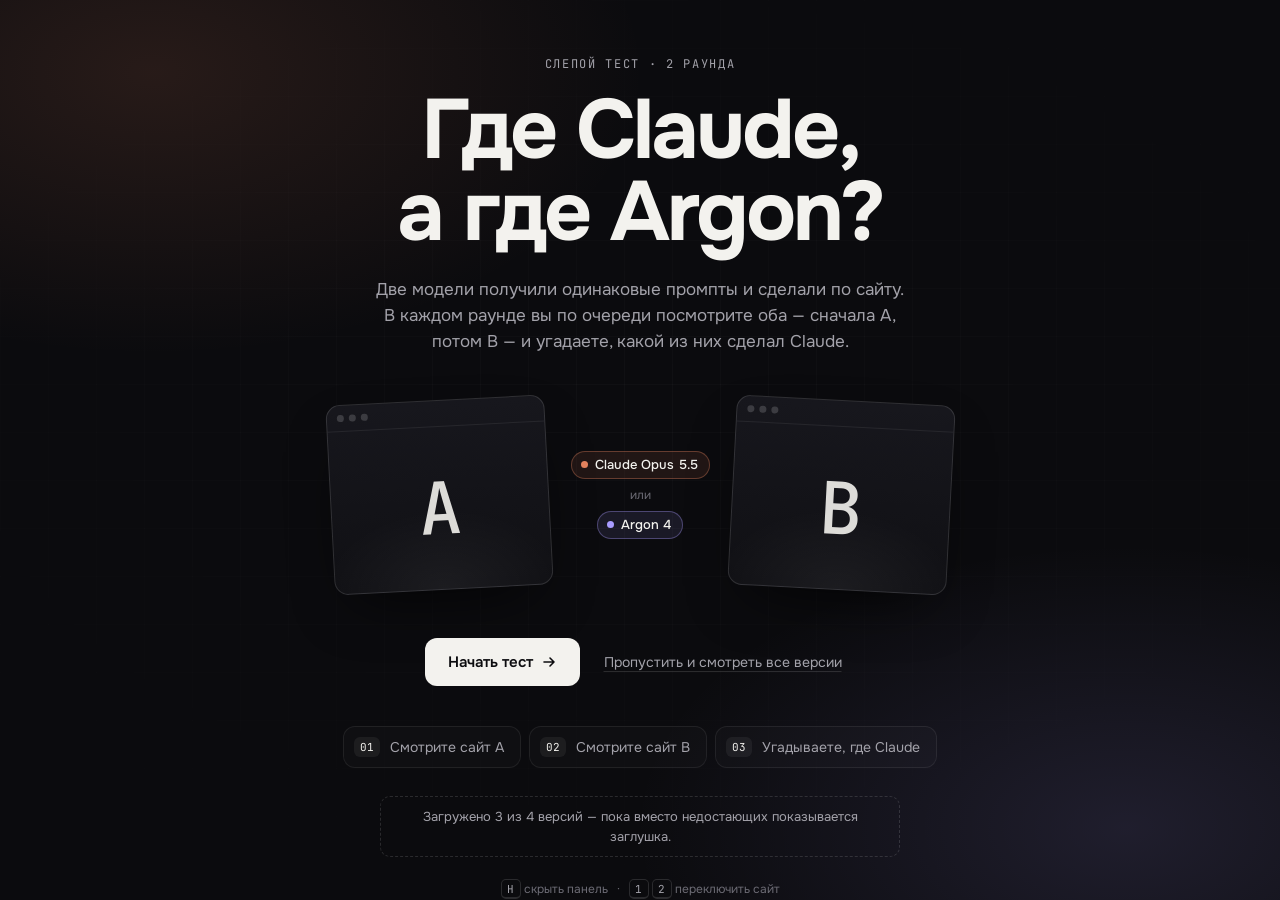
<file: index.html>
<!doctype html>
<html lang="ru">
<head>
  <meta charset="utf-8">
  <meta name="viewport" content="width=device-width, initial-scale=1">
  <title>Claude vs Argon — слепой тест</title>
  <meta name="description" content="Claude Opus 5.5 и Argon 4 сделали сайты по одинаковым промптам. Угадайте, где чей, и сравните версии.">
  <meta name="theme-color" content="#0b0b0e">
  <link rel="icon" href="data:image/svg+xml,%3Csvg xmlns='http://www.w3.org/2000/svg' viewBox='0 0 32 32'%3E%3Ccircle cx='12' cy='16' r='9' fill='%23e5835e'/%3E%3Ccircle cx='20' cy='16' r='9' fill='%23a99cff' fill-opacity='.85'/%3E%3C/svg%3E">
  <link rel="preconnect" href="https://fonts.googleapis.com">
  <link rel="preconnect" href="https://fonts.gstatic.com" crossorigin>
  <link href="https://fonts.googleapis.com/css2?family=JetBrains+Mono:wght@400;500&family=Onest:wght@400;500;600;700&display=swap" rel="stylesheet">
  <link rel="stylesheet" href="assets/style.css?v=1">
  <script src="config.js?v=1" defer></script>
  <script src="assets/app.js?v=1" defer></script>
</head>
<body data-mode="intro">

  <div class="app" id="app">
    <header class="bar" id="bar">
      <div class="bar-left" id="barLeft"></div>
      <nav class="bar-center" id="barCenter" aria-label="Переключение сайтов"></nav>
      <div class="bar-right" id="barRight"></div>
    </header>

    <main class="stage" id="stage">
      <div class="loader" aria-hidden="true">
        <span class="loader-ring"></span>
        <span class="loader-text">Загружаем сайт…</span>
      </div>
    </main>
  </div>

  <button class="bar-handle" id="barHandle" type="button" data-act="show" aria-label="Показать панель (H)" title="Показать панель (H)">
    <svg viewBox="0 0 16 16" aria-hidden="true"><path d="M4 6l4 4 4-4" fill="none" stroke="currentColor" stroke-width="1.6" stroke-linecap="round" stroke-linejoin="round"/></svg>
  </button>

  <!-- Вступление -->
  <section class="screen" id="intro" hidden>
    <div class="screen-inner">
      <p class="eyebrow" id="introEyebrow">Слепой тест</p>
      <h1 class="title">Где Claude,<br>а где Argon?</h1>
      <p class="lead">Две модели получили одинаковые промпты и&nbsp;сделали по&nbsp;сайту. В&nbsp;каждом раунде вы&nbsp;по&nbsp;очереди посмотрите оба&nbsp;— сначала&nbsp;A, потом&nbsp;B&nbsp;— и&nbsp;угадаете, какой из&nbsp;них сделал Claude.</p>

      <div class="duel" aria-hidden="true">
        <div class="win win-a">
          <div class="win-top"><i></i><i></i><i></i></div>
          <div class="win-body"><span class="win-letter">A</span></div>
        </div>
        <div class="duel-vs">
          <span class="chip" style="--c: var(--claude)"><b></b><span id="introModelA">Claude</span></span>
          <span class="duel-or">или</span>
          <span class="chip" style="--c: var(--argon)"><b></b><span id="introModelB">Argon</span></span>
        </div>
        <div class="win win-b">
          <div class="win-top"><i></i><i></i><i></i></div>
          <div class="win-body"><span class="win-letter">B</span></div>
        </div>
      </div>

      <div class="cta" id="introCta"></div>

      <ol class="steps">
        <li><span class="step-n">01</span>Смотрите сайт A</li>
        <li><span class="step-n">02</span>Смотрите сайт B</li>
        <li><span class="step-n">03</span>Угадываете, где Claude</li>
      </ol>

      <p class="note" id="introNote"></p>
      <p class="keys"><kbd>H</kbd> скрыть панель <span class="sep">·</span> <kbd>1</kbd> <kbd>2</kbd> переключить сайт</p>
    </div>
  </section>

  <!-- Итоги -->
  <section class="screen" id="results" hidden>
    <div class="screen-inner">
      <p class="eyebrow">Итоги</p>
      <div class="score" id="score"></div>
      <p class="lead" id="verdict"></p>
      <ul class="rows" id="rows"></ul>
      <div class="cta">
        <button class="btn btn-primary btn-lg" type="button" data-act="free">Смотреть все версии<svg class="i" viewBox="0 0 16 16" aria-hidden="true"><path d="M3 8h10M9 4l4 4-4 4"/></svg></button>
        <button class="btn btn-ghost btn-lg" type="button" data-act="retest">Пройти заново</button>
      </div>
    </div>
  </section>

  <dialog class="vote" id="vote" aria-labelledby="voteTitle"></dialog>

  <div class="toast" id="toast" role="status" aria-live="polite"></div>
</body>
</html>
</file>
<file: assets/style.css>
:root {
  --bg: #0b0b0e;
  --bar: #0f0f13;
  --panel: #131318;
  --panel-2: #1a1a21;
  --raise: #24242c;
  --line: rgba(255, 255, 255, 0.07);
  --line-2: rgba(255, 255, 255, 0.13);
  --text: #f3f2ee;
  --muted: #a3a2aa;
  --dim: #6c6b74;
  --claude: #e5835e;
  --argon: #a99cff;
  --good: #6fd39a;
  --bad: #ff7a7a;
  --bar-h: 56px;
  --font: 'Onest', system-ui, -apple-system, 'Segoe UI', sans-serif;
  --mono: 'JetBrains Mono', ui-monospace, 'Cascadia Mono', monospace;
  --ease: cubic-bezier(0.22, 1, 0.36, 1);
  color-scheme: dark;
}

*, *::before, *::after { box-sizing: border-box; }

html, body {
  margin: 0;
  height: 100%;
  background: var(--bg);
  color: var(--text);
  font-family: var(--font);
  font-size: 15px;
  -webkit-font-smoothing: antialiased;
}

body { overflow: hidden; }

button, select { font: inherit; color: inherit; }
button { cursor: pointer; }
a { color: inherit; }
[hidden] { display: none !important; }

:focus-visible {
  outline: 2px solid rgba(255, 255, 255, 0.55);
  outline-offset: 2px;
}

.i {
  width: 16px;
  height: 16px;
  flex: none;
  fill: none;
  stroke: currentColor;
  stroke-width: 1.6;
  stroke-linecap: round;
  stroke-linejoin: round;
}

/* ------------------------------------------------------------------ */
/* Каркас: панель сверху, сайт под ней — панель никогда не перекрывает */
/* ------------------------------------------------------------------ */

.app {
  position: fixed;
  inset: 0;
  display: flex;
  flex-direction: column;
}

.bar {
  flex: none;
  height: var(--bar-h);
  display: grid;
  grid-template-columns: auto minmax(0, 1fr) auto;
  align-items: center;
  gap: 16px;
  padding: 0 12px 0 16px;
  background: var(--bar);
  border-bottom: 1px solid var(--line);
  position: relative;
  z-index: 5;
}

.app.bar-hidden .bar { display: none; }

.bar-left, .bar-right {
  display: flex;
  align-items: center;
  gap: 12px;
  min-width: 0;
}
.bar-right { justify-content: flex-end; gap: 8px; }
.bar-center { display: flex; justify-content: center; min-width: 0; }

.stage {
  flex: 1;
  min-height: 0;
  position: relative;
  background: #060608;
  overflow: hidden;
}

.stage iframe {
  position: absolute;
  inset: 0;
  width: 100%;
  height: 100%;
  border: 0;
  display: block;
  background: transparent;
}
/* Пока сайт не загрузился, сквозь пустой iframe виден индикатор.
   После загрузки — белая подложка, как у обычной вкладки браузера. */
.stage.is-loaded iframe { background: #fff; }

.loader {
  position: absolute;
  inset: 0;
  display: grid;
  place-content: center;
  justify-items: center;
  gap: 14px;
  color: var(--dim);
  font-size: 13px;
  transition: opacity 0.3s;
}
.stage.is-loaded .loader,
.stage.is-empty .loader { opacity: 0; }

.loader-ring {
  width: 28px;
  height: 28px;
  border-radius: 50%;
  border: 2px solid var(--line-2);
  border-top-color: var(--text);
  animation: spin 0.9s linear infinite;
}
@keyframes spin { to { transform: rotate(360deg); } }

.placeholder {
  position: absolute;
  inset: 0;
  display: grid;
  place-items: center;
  padding: 24px;
  background:
    repeating-linear-gradient(135deg, rgba(255,255,255,0.018) 0 12px, transparent 12px 24px),
    #08080b;
}
.ph-card {
  text-align: center;
  max-width: 360px;
}
.ph-icon {
  width: 56px;
  height: 56px;
  margin: 0 auto 18px;
  border-radius: 16px;
  display: grid;
  place-items: center;
  border: 1px dashed var(--line-2);
  color: var(--muted);
}
.ph-icon .i { width: 22px; height: 22px; }
.ph-card h3 { margin: 0 0 8px; font-size: 18px; font-weight: 600; letter-spacing: -0.01em; }
.ph-card p { margin: 0; color: var(--muted); line-height: 1.5; font-size: 14px; }

/* Язычок, чтобы вернуть скрытую панель: маленький и полупрозрачный */
.bar-handle {
  position: fixed;
  top: 0;
  left: 50%;
  z-index: 30;
  width: 46px;
  height: 16px;
  margin-left: -23px;
  padding: 0;
  display: none;
  place-items: center;
  border: 1px solid var(--line-2);
  border-top: 0;
  border-radius: 0 0 10px 10px;
  background: rgba(12, 12, 16, 0.6);
  backdrop-filter: blur(8px);
  -webkit-backdrop-filter: blur(8px);
  color: var(--text);
  opacity: 0.45;
  transition: opacity 0.2s, height 0.2s var(--ease);
}
.bar-handle svg { width: 14px; height: 14px; }
.bar-handle:hover, .bar-handle:focus-visible { opacity: 1; height: 22px; }
body[data-mode="test"] .app.bar-hidden ~ .bar-handle,
body[data-mode="free"] .app.bar-hidden ~ .bar-handle { display: grid; }

/* ------------------------------------------------------------------ */
/* Элементы панели                                                    */
/* ------------------------------------------------------------------ */

.brand {
  display: flex;
  align-items: center;
  gap: 10px;
  font-weight: 600;
  font-size: 14px;
  letter-spacing: -0.01em;
  white-space: nowrap;
  text-decoration: none;
  background: none;
  border: 0;
  padding: 0;
}
.brand-mark {
  position: relative;
  width: 24px;
  height: 16px;
  flex: none;
}
.brand-mark::before, .brand-mark::after {
  content: "";
  position: absolute;
  top: 0;
  width: 16px;
  height: 16px;
  border-radius: 50%;
}
.brand-mark::before { left: 0; background: var(--claude); }
.brand-mark::after { right: 0; background: var(--argon); opacity: 0.85; mix-blend-mode: screen; }

.crumb {
  display: flex;
  align-items: baseline;
  gap: 6px;
  min-width: 0;
  padding-left: 12px;
  border-left: 1px solid var(--line-2);
  font-size: 13px;
  color: var(--muted);
  white-space: nowrap;
}
.crumb b { color: var(--text); font-family: var(--mono); font-weight: 500; }
.crumb-of { font-family: var(--mono); color: var(--dim); margin-left: -4px; }
.crumb-t { overflow: hidden; text-overflow: ellipsis; color: var(--muted); }
.crumb-t::before { content: "·"; margin: 0 6px 0 2px; color: var(--dim); }

.seg {
  display: inline-flex;
  gap: 2px;
  padding: 3px;
  background: var(--panel);
  border: 1px solid var(--line);
  border-radius: 12px;
}
.seg-btn {
  position: relative;
  height: 34px;
  padding: 0 14px 0 6px;
  display: inline-flex;
  align-items: center;
  gap: 9px;
  border: 0;
  border-radius: 9px;
  background: transparent;
  color: var(--muted);
  font-size: 13px;
  font-weight: 500;
  white-space: nowrap;
  transition: background 0.15s, color 0.15s;
}
.seg-btn:hover { color: var(--text); background: rgba(255, 255, 255, 0.04); }
.seg-btn.is-on {
  background: var(--raise);
  color: var(--text);
  box-shadow: inset 0 1px 0 rgba(255, 255, 255, 0.06), 0 1px 3px rgba(0, 0, 0, 0.5);
}
.seg-letter {
  width: 24px;
  height: 24px;
  display: grid;
  place-items: center;
  border-radius: 7px;
  background: rgba(255, 255, 255, 0.07);
  color: var(--text);
  font-family: var(--mono);
  font-size: 12px;
  font-weight: 500;
}
.seg-btn.is-on .seg-letter { background: var(--text); color: var(--bg); }
.seg-btn[data-model] .seg-letter {
  background: color-mix(in srgb, var(--c) 18%, transparent);
  color: var(--c);
}
.seg-btn[data-model].is-on .seg-letter { background: var(--c); color: #111; }
.seg-new {
  position: absolute;
  top: 6px;
  right: 6px;
  width: 6px;
  height: 6px;
  border-radius: 50%;
  background: var(--text);
  box-shadow: 0 0 0 3px var(--panel);
}

.seg-btn.dotted { padding: 0 12px; gap: 8px; }
.dot {
  width: 8px;
  height: 8px;
  border-radius: 50%;
  background: var(--c);
  flex: none;
}
.seg-btn.dotted:not(.is-on) .dot { opacity: 0.55; }
.seg-btn.is-missing { color: var(--dim); }
.seg-btn.is-missing .dot { background: transparent; box-shadow: inset 0 0 0 1.5px var(--c); }

.groups {
  display: flex;
  align-items: center;
  gap: 14px;
  min-width: 0;
  overflow-x: auto;
  scrollbar-width: none;
}
.groups::-webkit-scrollbar { display: none; }
.group { display: flex; align-items: center; gap: 10px; flex: none; }
.group-t { font-size: 12px; color: var(--dim); white-space: nowrap; }

.picker {
  display: none;
  position: relative;
  min-width: 0;
  width: 100%;
}
.picker select {
  appearance: none;
  -webkit-appearance: none;
  width: 100%;
  height: 38px;
  padding: 0 34px 0 12px;
  border-radius: 10px;
  border: 1px solid var(--line-2);
  background: var(--panel);
  font-size: 14px;
  font-weight: 500;
  text-overflow: ellipsis;
}
.picker .i {
  position: absolute;
  right: 11px;
  top: 50%;
  margin-top: -8px;
  pointer-events: none;
  color: var(--muted);
}

.btn {
  height: 36px;
  padding: 0 14px;
  display: inline-flex;
  align-items: center;
  justify-content: center;
  gap: 8px;
  border-radius: 10px;
  border: 1px solid transparent;
  font-size: 13px;
  font-weight: 600;
  white-space: nowrap;
  text-decoration: none;
  transition: background 0.15s, border-color 0.15s, transform 0.15s var(--ease), box-shadow 0.2s;
}
.btn:active { transform: translateY(1px); }
.btn-primary { background: var(--text); color: #0c0c0f; }
.btn-primary:hover { background: #fff; }
.btn-ghost { background: transparent; border-color: var(--line-2); color: var(--text); }
.btn-ghost:hover { background: rgba(255, 255, 255, 0.05); }
.btn-lg { height: 48px; padding: 0 22px; font-size: 15px; border-radius: 12px; }
.btn-short { display: none; }
.btn.is-ready { box-shadow: 0 0 0 0 rgba(255, 255, 255, 0.35); animation: ready 2.2s var(--ease) infinite; }
@keyframes ready {
  0% { box-shadow: 0 0 0 0 rgba(255, 255, 255, 0.35); }
  70%, 100% { box-shadow: 0 0 0 10px rgba(255, 255, 255, 0); }
}

.tools { display: flex; align-items: center; gap: 2px; }
.icon-btn {
  width: 36px;
  height: 36px;
  display: grid;
  place-items: center;
  border: 0;
  border-radius: 9px;
  background: transparent;
  color: var(--muted);
  transition: background 0.15s, color 0.15s;
}
.icon-btn:hover { background: rgba(255, 255, 255, 0.06); color: var(--text); }
.icon-btn.is-disabled { opacity: 0.35; pointer-events: none; }
.tools-sep { width: 1px; height: 20px; background: var(--line-2); margin: 0 6px; }

/* ------------------------------------------------------------------ */
/* Экраны: вступление и итоги                                         */
/* ------------------------------------------------------------------ */

.screen {
  position: fixed;
  inset: 0;
  z-index: 20;
  overflow-y: auto;
  background:
    radial-gradient(55% 45% at 12% 8%, color-mix(in srgb, var(--claude) 13%, transparent), transparent 70%),
    radial-gradient(55% 45% at 88% 92%, color-mix(in srgb, var(--argon) 13%, transparent), transparent 70%),
    var(--bg);
}
.screen::before {
  content: "";
  position: fixed;
  inset: 0;
  pointer-events: none;
  background-image:
    linear-gradient(rgba(255,255,255,0.025) 1px, transparent 1px),
    linear-gradient(90deg, rgba(255,255,255,0.025) 1px, transparent 1px);
  background-size: 48px 48px;
  mask-image: radial-gradient(70% 60% at 50% 45%, #000, transparent);
  -webkit-mask-image: radial-gradient(70% 60% at 50% 45%, #000, transparent);
}
.screen-inner {
  position: relative;
  min-height: 100%;
  max-width: 880px;
  margin: 0 auto;
  padding: 56px 16px;
  display: flex;
  flex-direction: column;
  align-items: center;
  justify-content: center;
  text-align: center;
}
.screen-inner > * { animation: rise 0.7s var(--ease) both; }
.screen-inner > :nth-child(2) { animation-delay: 0.05s; }
.screen-inner > :nth-child(3) { animation-delay: 0.1s; }
.screen-inner > :nth-child(4) { animation-delay: 0.15s; }
.screen-inner > :nth-child(5) { animation-delay: 0.2s; }
.screen-inner > :nth-child(n+6) { animation-delay: 0.25s; }
@keyframes rise { from { opacity: 0; transform: translateY(14px); } }

.eyebrow {
  margin: 0 0 18px;
  font-family: var(--mono);
  font-size: 12px;
  letter-spacing: 0.14em;
  text-transform: uppercase;
  color: var(--muted);
}
.title {
  margin: 0;
  font-size: clamp(40px, 8vw, 84px);
  line-height: 0.98;
  font-weight: 700;
  letter-spacing: -0.035em;
  text-wrap: balance;
}
.lead {
  max-width: 560px;
  margin: 22px auto 0;
  font-size: 17px;
  line-height: 1.55;
  color: var(--muted);
  text-wrap: pretty;
}

.duel {
  margin: 44px 0 40px;
  display: grid;
  grid-template-columns: 1fr auto 1fr;
  align-items: center;
  gap: 22px;
  width: 100%;
  max-width: 620px;
}
.win {
  border: 1px solid var(--line-2);
  border-radius: 14px;
  background: linear-gradient(180deg, #17171d, #101014);
  overflow: hidden;
  box-shadow: 0 24px 60px -24px rgba(0, 0, 0, 0.8);
  transition: transform 0.5s var(--ease);
}
.win-a { transform: rotate(-3deg); }
.win-b { transform: rotate(3deg); }
.duel:hover .win-a { transform: rotate(-5deg) translateX(-6px); }
.duel:hover .win-b { transform: rotate(5deg) translateX(6px); }
.win-top {
  display: flex;
  gap: 5px;
  padding: 9px 10px;
  border-bottom: 1px solid var(--line);
}
.win-top i { width: 7px; height: 7px; border-radius: 50%; background: rgba(255, 255, 255, 0.16); }
.win-body {
  aspect-ratio: 4 / 3;
  display: grid;
  place-items: center;
  background:
    radial-gradient(80% 70% at 50% 100%, rgba(255,255,255,0.05), transparent 70%);
}
.win-letter {
  font-family: var(--mono);
  font-size: clamp(44px, 9vw, 72px);
  font-weight: 500;
  color: var(--text);
  opacity: 0.9;
}
.duel-vs {
  display: flex;
  flex-direction: column;
  align-items: center;
  gap: 8px;
}
.duel-or { font-size: 12px; color: var(--dim); }
.chip {
  display: inline-flex;
  align-items: center;
  gap: 7px;
  height: 28px;
  padding: 0 11px 0 9px;
  border-radius: 999px;
  border: 1px solid color-mix(in srgb, var(--c) 35%, transparent);
  background: color-mix(in srgb, var(--c) 10%, transparent);
  color: var(--text);
  font-size: 13px;
  font-weight: 500;
  white-space: nowrap;
}
.chip b { width: 7px; height: 7px; border-radius: 50%; background: var(--c); }

.cta {
  display: flex;
  flex-wrap: wrap;
  justify-content: center;
  gap: 10px;
  margin-top: 8px;
}
.link-btn {
  height: 48px;
  padding: 0 14px;
  border: 0;
  background: none;
  color: var(--muted);
  font-size: 14px;
  text-decoration: underline;
  text-decoration-color: var(--line-2);
  text-underline-offset: 4px;
}
.link-btn:hover { color: var(--text); text-decoration-color: currentColor; }

.steps {
  list-style: none;
  margin: 40px 0 0;
  padding: 0;
  display: flex;
  flex-wrap: wrap;
  justify-content: center;
  gap: 8px;
}
.steps li {
  display: flex;
  align-items: center;
  gap: 10px;
  padding: 10px 16px 10px 10px;
  border: 1px solid var(--line);
  border-radius: 12px;
  background: rgba(255, 255, 255, 0.02);
  font-size: 14px;
  color: var(--muted);
}
.step-n {
  font-family: var(--mono);
  font-size: 11px;
  padding: 3px 6px;
  border-radius: 6px;
  background: rgba(255, 255, 255, 0.06);
  color: var(--text);
}

.note {
  margin: 28px 0 0;
  padding: 10px 14px;
  border-radius: 10px;
  border: 1px dashed var(--line-2);
  font-size: 13px;
  color: var(--muted);
  max-width: 520px;
  line-height: 1.5;
}
.note:empty { display: none; }

.keys {
  margin: 22px 0 0;
  font-size: 12px;
  color: var(--dim);
}
.keys .sep { margin: 0 6px; }
kbd {
  display: inline-grid;
  place-items: center;
  min-width: 20px;
  height: 20px;
  padding: 0 5px;
  border-radius: 5px;
  border: 1px solid var(--line-2);
  border-bottom-width: 2px;
  font-family: var(--mono);
  font-size: 11px;
  color: var(--muted);
}

/* Итоги */
.score {
  font-size: clamp(72px, 16vw, 148px);
  line-height: 0.9;
  font-weight: 700;
  letter-spacing: -0.05em;
  font-variant-numeric: tabular-nums;
}
.score span { color: var(--dim); font-weight: 500; }

.rows {
  list-style: none;
  margin: 36px 0 32px;
  padding: 0;
  width: 100%;
  max-width: 640px;
  display: grid;
  gap: 10px;
  text-align: left;
}
.row {
  display: grid;
  grid-template-columns: auto 1fr;
  gap: 4px 14px;
  align-items: center;
  padding: 14px 16px;
  border: 1px solid var(--line);
  border-radius: 14px;
  background: rgba(255, 255, 255, 0.025);
}
.row-mark {
  grid-row: span 2;
  width: 32px;
  height: 32px;
  border-radius: 50%;
  display: grid;
  place-items: center;
  background: color-mix(in srgb, var(--m) 16%, transparent);
  color: var(--m);
}
.row-mark .i { stroke-width: 2.2; }
.row-head { display: flex; align-items: baseline; gap: 8px; flex-wrap: wrap; font-weight: 600; }
.row-head small { font-weight: 400; color: var(--dim); font-size: 13px; }
.row-sites { display: flex; flex-wrap: wrap; gap: 6px; }
.row-site {
  display: inline-flex;
  align-items: center;
  gap: 6px;
  height: 28px;
  padding: 0 10px 0 4px;
  border-radius: 8px;
  border: 1px solid var(--line);
  background: transparent;
  color: var(--muted);
  font-size: 13px;
  transition: border-color 0.15s, color 0.15s;
}
.row-site:hover { color: var(--text); border-color: var(--line-2); }
.row-site .seg-letter { width: 20px; height: 20px; font-size: 11px; border-radius: 5px; background: color-mix(in srgb, var(--c) 18%, transparent); color: var(--c); }
.row-site.is-pick { border-color: color-mix(in srgb, var(--text) 30%, transparent); }
.row-site em { font-style: normal; color: var(--dim); font-size: 12px; }

/* ------------------------------------------------------------------ */
/* Окно выбора                                                        */
/* ------------------------------------------------------------------ */

dialog.vote {
  width: min(540px, calc(100vw - 32px));
  max-height: calc(100dvh - 32px);
  padding: 0;
  border: 1px solid var(--line-2);
  border-radius: 22px;
  background: var(--panel);
  color: var(--text);
  box-shadow: 0 40px 120px -20px rgba(0, 0, 0, 0.9);
  overflow: auto;
}
dialog.vote[open] { animation: pop 0.35s var(--ease); }
dialog.vote::backdrop {
  background: rgba(4, 4, 6, 0.62);
  backdrop-filter: blur(6px);
  -webkit-backdrop-filter: blur(6px);
}
@keyframes pop { from { opacity: 0; transform: translateY(10px) scale(0.98); } }

.vote-in { padding: 28px; text-align: center; position: relative; }
.vote-close {
  position: absolute;
  top: 12px;
  right: 12px;
}
.vote h2 {
  margin: 10px 0 0;
  font-size: 26px;
  line-height: 1.15;
  font-weight: 700;
  letter-spacing: -0.02em;
  text-wrap: balance;
}
.vote .eyebrow { margin: 0; }
.vote-sub { margin: 10px 0 0; color: var(--muted); font-size: 14px; }
.choices {
  display: grid;
  grid-template-columns: 1fr 1fr;
  gap: 12px;
  margin: 24px 0 18px;
}
.choice {
  position: relative;
  padding: 22px 12px 18px;
  border-radius: 16px;
  border: 1px solid var(--line-2);
  background: var(--panel-2);
  display: grid;
  justify-items: center;
  gap: 10px;
  font-size: 14px;
  color: var(--muted);
  transition: border-color 0.2s, background 0.2s, transform 0.2s var(--ease), color 0.2s;
}
.choice .seg-letter { width: 54px; height: 54px; font-size: 26px; border-radius: 14px; }
.choice:hover {
  color: var(--text);
  border-color: color-mix(in srgb, var(--claude) 60%, transparent);
  background: color-mix(in srgb, var(--claude) 8%, var(--panel-2));
  transform: translateY(-2px);
}
.choice:hover .seg-letter { background: var(--claude); color: #111; }

.reveal {
  display: grid;
  grid-template-columns: 1fr 1fr;
  gap: 12px;
  margin: 24px 0 22px;
}
.reveal-card {
  position: relative;
  padding: 18px 12px 16px;
  border-radius: 16px;
  border: 1px solid color-mix(in srgb, var(--c) 40%, transparent);
  background: color-mix(in srgb, var(--c) 9%, var(--panel-2));
  display: grid;
  justify-items: center;
  gap: 8px;
  animation: flip 0.6s var(--ease) both;
}
.reveal-card:nth-child(2) { animation-delay: 0.08s; }
@keyframes flip { from { opacity: 0; transform: perspective(600px) rotateY(-50deg); } }
.reveal-card .seg-letter { width: 44px; height: 44px; font-size: 20px; border-radius: 12px; background: var(--c); color: #111; }
.reveal-card strong { font-size: 15px; }
.reveal-card .pick {
  position: absolute;
  top: 8px;
  left: 8px;
  font-size: 11px;
  padding: 2px 7px;
  border-radius: 6px;
  background: rgba(255, 255, 255, 0.1);
  color: var(--text);
}
.verdict {
  display: inline-flex;
  align-items: center;
  gap: 8px;
  margin-top: 6px;
  font-size: 28px;
  font-weight: 700;
  letter-spacing: -0.02em;
}
.verdict .badge {
  width: 34px;
  height: 34px;
  border-radius: 50%;
  display: grid;
  place-items: center;
  background: color-mix(in srgb, var(--m) 18%, transparent);
  color: var(--m);
}
.verdict .badge .i { width: 18px; height: 18px; stroke-width: 2.2; }
.vote-actions { display: flex; flex-wrap: wrap; justify-content: center; gap: 8px; }

/* ------------------------------------------------------------------ */
/* Тост                                                               */
/* ------------------------------------------------------------------ */

.toast {
  position: fixed;
  left: 50%;
  bottom: 24px;
  z-index: 40;
  max-width: calc(100vw - 32px);
  padding: 10px 16px;
  border-radius: 12px;
  border: 1px solid var(--line-2);
  background: rgba(16, 16, 20, 0.88);
  backdrop-filter: blur(10px);
  -webkit-backdrop-filter: blur(10px);
  font-size: 13px;
  color: var(--text);
  transform: translate(-50%, 16px);
  opacity: 0;
  pointer-events: none;
  transition: opacity 0.25s, transform 0.35s var(--ease);
}
.toast.is-on { opacity: 1; transform: translate(-50%, 0); }

/* ------------------------------------------------------------------ */
/* Адаптив                                                            */
/* ------------------------------------------------------------------ */

@media (max-width: 980px) {
  .crumb-t { display: none; }
  body[data-mode="free"] .brand-text { display: none; }
}

@media (max-width: 860px) {
  body[data-mode="free"] .bar { gap: 10px; }
  body[data-mode="free"] .groups { display: none; }
  body[data-mode="free"] .picker { display: block; }
  body[data-mode="free"] .bar-center { justify-content: stretch; }
  .retest-label { display: none; }
}

@media (max-width: 720px) {
  :root { --bar-h: 52px; }
  .bar { gap: 8px; padding: 0 6px 0 12px; }
  .brand-text { display: none; }
  .crumb { padding-left: 10px; }
  .seg-btn { padding: 0 6px; }
  .seg-btn:not([data-model]) .seg-label { display: none; }
  .seg-btn[data-model] .seg-label { font-size: 12px; }
  .btn-long { display: none; }
  .btn-short { display: inline; }
  .btn { padding: 0 12px; }
  .icon-btn { width: 34px; height: 34px; }
  .tools-sep { margin: 0 2px; }

  .duel { gap: 12px; margin: 36px 0 32px; }
  .duel-vs { gap: 6px; }
  .chip { font-size: 12px; height: 26px; }
  .lead { font-size: 16px; }
  .vote-in { padding: 24px 18px 20px; }
  .vote h2 { font-size: 22px; }
  .verdict { font-size: 24px; }
}

@media (max-width: 420px) {
  .tool-reload { display: none; }
  .crumb-k { display: none; }
  .duel { gap: 10px; }
  .win-top { padding: 7px 8px; }
  .steps li { width: 100%; }
}

@media (prefers-reduced-motion: reduce) {
  *, *::before, *::after { animation: none !important; transition: none !important; }
}
</file>
